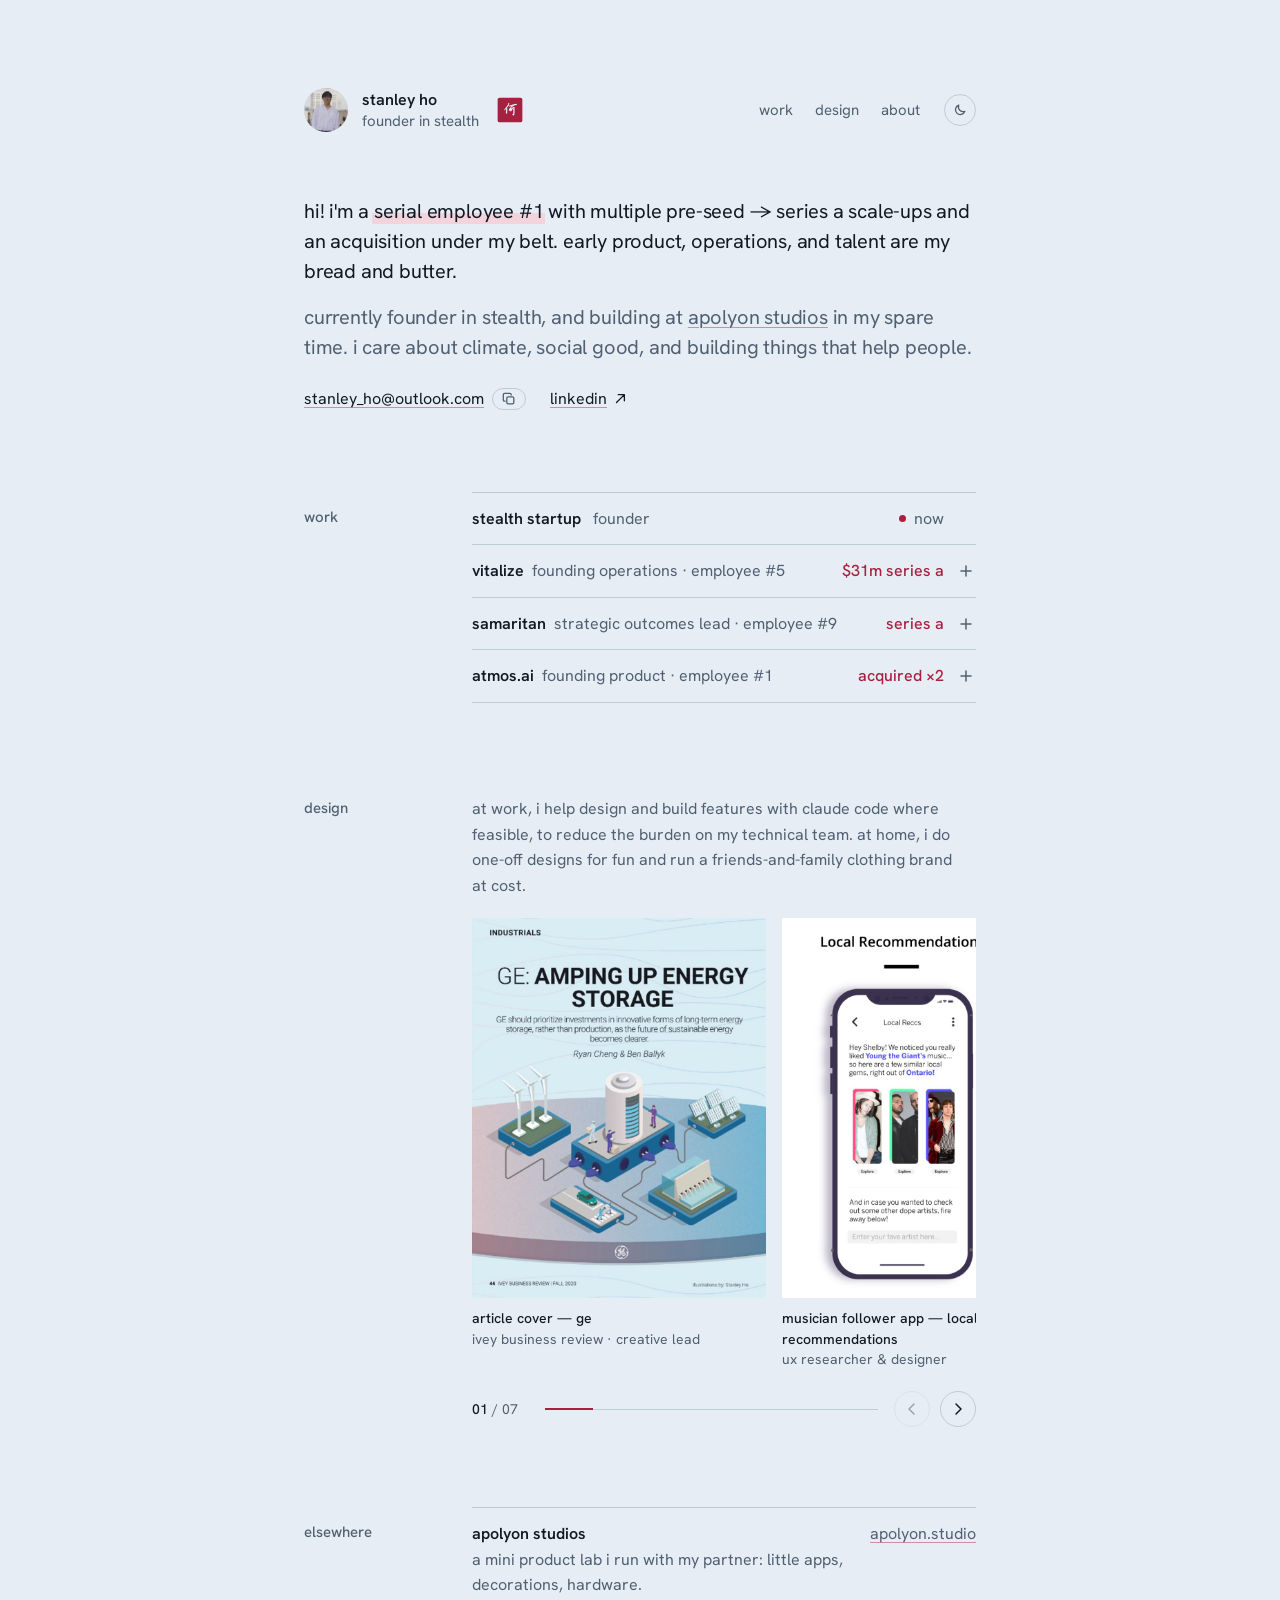
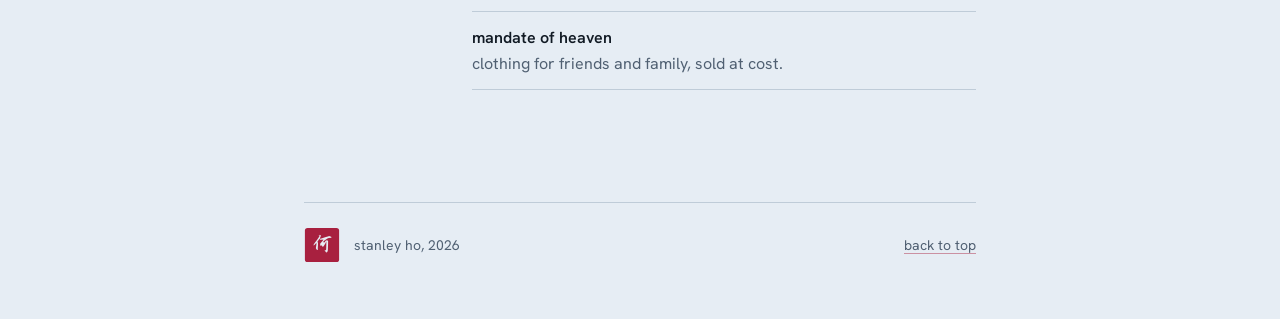
<file: index.html>
<!DOCTYPE html>
<html lang="en">
<head>
  <!-- Google Analytics -->
  <script async src="https://www.googletagmanager.com/gtag/js?id=UA-158662780-1"></script>
  <script>
    window.dataLayer = window.dataLayer || [];
    function gtag(){dataLayer.push(arguments);}
    gtag('js', new Date());
    gtag('config', 'UA-158662780-1');
  </script>

  <script>
    try { var t = localStorage.getItem('theme'); if (t === 'light' || t === 'dark') document.documentElement.dataset.theme = t; } catch (e) {}
    document.documentElement.classList.add('no-transition'); requestAnimationFrame(function () { requestAnimationFrame(function () { document.documentElement.classList.remove('no-transition'); }); });
  </script>
  <meta charset="utf-8">
  <title>stanley ho</title>
  <meta name="viewport" content="width=device-width, initial-scale=1">
  <meta name="description" content="stanley ho — early-stage operator and founder. serial employee #1 across pre-seed to series a startups.">
  <meta name="theme-color" content="#e6edf4" media="(prefers-color-scheme: light)">
  <meta name="theme-color" content="#0c131c" media="(prefers-color-scheme: dark)">
  <link rel="icon" href="assets/img/logo/seal-64.png" sizes="64x64" type="image/png">
  <link rel="apple-touch-icon" href="assets/img/logo/seal-180.png">

  <meta property="og:title" content="stanley ho">
  <meta property="og:description" content="early-stage operator and founder. serial employee #1 across pre-seed to series a startups.">
  <meta property="og:image" content="https://stanleyho.me/assets/img/og-image.png">
  <meta property="og:url" content="https://stanleyho.me">
  <meta property="og:type" content="website">
  <meta name="twitter:card" content="summary_large_image">
  <meta name="twitter:image" content="https://stanleyho.me/assets/img/og-image.png">

  <link rel="preconnect" href="https://fonts.googleapis.com">
  <link rel="preconnect" href="https://fonts.gstatic.com" crossorigin>
  <link href="https://fonts.googleapis.com/css2?family=Hanken+Grotesk:wght@400;500;600&display=swap" rel="stylesheet">
  <link href="https://fonts.googleapis.com/css2?family=Zhi+Mang+Xing&text=%E4%BD%95&display=swap" rel="stylesheet">
  <link rel="stylesheet" href="assets/css/site.css">
</head>
<body>
  <a class="skip" href="#main">Skip to content</a>
  <div class="page">

    <header class="site-header">
      <img class="avatar" src="assets/img/about/headshot.jpg" alt="" width="44" height="44">
      <div class="who"><a href="/">Stanley Ho</a><span>Founder in stealth</span></div>
      <svg class="seal mark" viewBox="0 0 40 40" aria-hidden="true"><rect x="1" y="1" width="38" height="38" rx="3" fill="currentColor"/><text x="20" y="29" text-anchor="middle" font-size="26" style="fill:var(--bg)">何</text></svg>
      <nav class="site-nav" aria-label="Primary">
        <a href="#work">Work</a>
        <a href="#design">Design</a>
        <a href="about.html">About</a>
        <button class="theme" type="button" aria-label="Switch to dark mode" title="Toggle light / dark"><svg class="icon sun" viewBox="0 0 16 16" aria-hidden="true"><circle cx="8" cy="8" r="3"/><path d="M8 1v1.5M8 13.5V15M1 8h1.5M13.5 8H15M3 3l1 1M12 12l1 1M3 13l1-1M12 4l1-1"/></svg><svg class="icon moon" viewBox="0 0 16 16" aria-hidden="true"><path d="M13.5 9.5A5.5 5.5 0 0 1 6.5 2.5a5.5 5.5 0 1 0 7 7Z"/></svg></button>
      </nav>
    </header>

    <main id="main">
      <p class="intro">hi! I'm a <mark>serial employee #1</mark> with multiple pre-seed → Series A scale-ups and an acquisition under my belt. Early product, operations, and talent are my bread and butter.</p>
      <p class="intro"><span class="quiet">Currently founder in stealth, and building at <a href="https://apolyon.studio" target="_blank" rel="noopener">Apolyon Studios</a> in my spare time. I care about climate, social good, and building things that help people.</span></p>

      <div class="reach">
        <span class="mail"><a href="mailto:stanley_ho@outlook.com">stanley_ho@outlook.com</a> <button class="copy" type="button" data-copy="stanley_ho@outlook.com" aria-label="copy email address" title="copy email"><svg class="icon i-copy" viewBox="0 0 16 16" aria-hidden="true"><rect x="5.5" y="5.5" width="8" height="8" rx="1.5"/><path d="M10.5 3.5v-.5A1.5 1.5 0 0 0 9 1.5H3A1.5 1.5 0 0 0 1.5 3v6A1.5 1.5 0 0 0 3 10.5h.5"/></svg><svg class="icon i-done" viewBox="0 0 16 16" aria-hidden="true"><path d="m3 8.5 3 3 7-7"/></svg></button></span>
        <a href="https://www.linkedin.com/in/stanleyyenho/" target="_blank" rel="noopener">LinkedIn <svg class="icon" viewBox="0 0 16 16" aria-hidden="true"><path d="M6 3h7v7M13 3 4 12"/></svg></a>
      </div>

      <section class="section" id="work" aria-labelledby="work-h">
        <h2 id="work-h">Work</h2>
        <div class="body">
          <div class="ledger">
            <div class="item now">
              <div><span class="co">Stealth startup</span> <span class="title">Founder</span></div>
              <span class="aside"><i class="live" aria-hidden="true"></i>Now</span>
            </div>

            <details class="role" id="vitalize">
              <summary>
                <span><span class="co">Vitalize</span><span class="title">Founding Operations <span class="emp"><span class="sep">· </span>Employee #5</span></span></span>
                <span class="fig">$31M Series A</span>
                <svg class="icon toggle" viewBox="0 0 12 12" aria-hidden="true"><path d="M6 1v10M1 6h10"/></svg>
              </summary>
              <div class="story">
                <p class="meta">Healthtech</p>
                <p>I joined Vitalize at barebones MVP + one customer; I helped complete our v1 product and then led end-to-end enterprise healthtech deployments at our 2nd, 3rd, 4th, 6th, 7th, and 9th customers. Was directly responsible for generating 7-figures in live ARR in under a year, landing us a $31M Series A.</p>
                <a class="out" href="https://vitalize.care" target="_blank" rel="noopener">vitalize.care <svg class="icon" viewBox="0 0 16 16" aria-hidden="true"><path d="M6 3h7v7M13 3 4 12"/></svg></a>
              </div>
            </details>

            <details class="role" id="samaritan">
              <summary>
                <span><span class="co">Samaritan</span><span class="title">Strategic Outcomes Lead <span class="emp"><span class="sep">· </span>Employee #9</span></span></span>
                <span class="fig">Series A</span>
                <svg class="icon toggle" viewBox="0 0 12 12" aria-hidden="true"><path d="M6 1v10M1 6h10"/></svg>
              </summary>
              <div class="story">
                <p class="meta">Social care</p>
                <p>At Samaritan, I saved 6 figures in salaries by automating 75% of new customer success workflows; I then raised 6-figures in charitable fundraising from foundations + HNWIs to support our users. My work extended our runway just long enough to close a private Series A and scale our team to 30+ FTEs.</p>
                <a class="out" href="https://samaritan.city" target="_blank" rel="noopener">samaritan.city <svg class="icon" viewBox="0 0 16 16" aria-hidden="true"><path d="M6 3h7v7M13 3 4 12"/></svg></a>
              </div>
            </details>

            <details class="role" id="atmos">
              <summary>
                <span><span class="co">Atmos.ai</span><span class="title">Founding Product <span class="emp"><span class="sep">· </span>Employee #1</span></span></span>
                <span class="fig">Acquired ×2</span>
                <svg class="icon toggle" viewBox="0 0 12 12" aria-hidden="true"><path d="M6 1v10M1 6h10"/></svg>
              </summary>
              <div class="story">
                <p class="meta">Climatetech</p>
                <p>I joined Atmos at zero; no product, no team, fundraising incomplete. I built the deck that got us a $2M seed round, defined our ICP and made our first sale, then built + defined our v1 product for said ICP. We were acquired by WAP Sustainability ($21M ARR), then by SLR Consulting ($600M ARR).</p>
                <a class="out" href="https://www.slrconsulting.com/" target="_blank" rel="noopener">slrconsulting.com <svg class="icon" viewBox="0 0 16 16" aria-hidden="true"><path d="M6 3h7v7M13 3 4 12"/></svg></a>
              </div>
            </details>
          </div>
        </div>
      </section>

      <section class="section" id="design" aria-labelledby="design-h">
        <h2 id="design-h">Design</h2>
        <div class="body">
          <p class="lead">At work, I help design and build features with Claude Code where feasible, to reduce the burden on my technical team. At home, I do one-off designs for fun and run a friends-and-family clothing brand at cost.</p>
          <div class="reel" aria-roledescription="carousel" aria-label="Selected design work">
            <ul class="track" tabindex="0">
            <li class="card"><button class="art" type="button" data-full="assets/img/portfolio/large/port-1.jpg" data-title="Article cover — GE" data-role="Ivey Business Review · Creative Lead" aria-label="View Article cover — GE larger"><img src="assets/img/portfolio/reel/port-1.jpg" alt="Article cover — GE" width="850" height="1100" loading="eager" decoding="async"></button><p class="cap"><b>Article cover — GE</b><span>Ivey Business Review · Creative Lead</span></p></li>
            <li class="card"><button class="art" type="button" data-full="assets/img/portfolio/large/port-22.jpg" style="--fill:#fff" data-title="Musician follower app — local recommendations" data-role="UX Researcher &amp; Designer" aria-label="View Musician follower app — local recommendations larger"><img src="assets/img/portfolio/reel/port-22.jpg" alt="Musician follower app — local recommendations" width="584" height="1100" loading="lazy" decoding="async"></button><p class="cap"><b>Musician follower app — local recommendations</b><span>UX Researcher &amp; Designer</span></p></li>
            <li class="card"><a class="art" href="https://drive.google.com/file/d/1o6-X_nhbYIaM70tofsR7CjVe9PKndJMQ/view" target="_blank" rel="noopener" aria-label="Reigning Supreme: a brand analysis (opens in Google Drive)"><img src="assets/img/portfolio/reel/port-15.jpg" alt="Reigning Supreme: a brand analysis" width="1100" height="618" loading="eager" decoding="async"><span class="ext"><svg class="icon" viewBox="0 0 16 16" aria-hidden="true"><path d="M6 3h7v7M13 3 4 12"/></svg></span></a><p class="cap"><b>Reigning Supreme: a brand analysis</b><span>Slide deck · Opens in Google Drive</span></p></li>
            <li class="card"><button class="art" type="button" data-full="assets/img/portfolio/large/port-23.jpg" data-title="Automated physio check-up prototype" data-role="UX Researcher &amp; Designer" aria-label="View Automated physio check-up prototype larger"><img src="assets/img/portfolio/reel/port-23.jpg" alt="Automated physio check-up prototype" width="1100" height="847" loading="lazy" decoding="async"></button><p class="cap"><b>Automated physio check-up prototype</b><span>UX Researcher &amp; Designer</span></p></li>
            <li class="card"><button class="art" type="button" data-full="assets/img/portfolio/large/port-8.jpg" data-title="Thank You Volunteers" data-role="Pledges for Change · Media Director" aria-label="View Thank You Volunteers larger"><img src="assets/img/portfolio/reel/port-8.jpg" alt="Thank You Volunteers" width="1100" height="1098" loading="lazy" decoding="async"></button><p class="cap"><b>Thank You Volunteers</b><span>Pledges for Change · Media Director</span></p></li>
            <li class="card"><a class="art" href="https://drive.google.com/file/d/1MTR174oIEGdz7Ad1Db15Tjcx_Pzdw1mi/view" target="_blank" rel="noopener" aria-label="Chop Value impact report (opens in Google Drive)"><img src="assets/img/portfolio/reel/port-16.jpg" alt="Chop Value impact report" width="850" height="1100" loading="lazy" decoding="async"><span class="ext"><svg class="icon" viewBox="0 0 16 16" aria-hidden="true"><path d="M6 3h7v7M13 3 4 12"/></svg></span></a><p class="cap"><b>Chop Value impact report</b><span>Report · Opens in Google Drive</span></p></li>
            <li class="card"><button class="art" type="button" data-full="assets/img/portfolio/large/port-11.jpg" data-title="Hoodie back — Sun Wukong" data-role="Mandate of Heaven · Founder &amp; Creative Director" aria-label="View Hoodie back — Sun Wukong larger"><img src="assets/img/portfolio/reel/port-11.jpg" alt="Hoodie back — Sun Wukong" width="872" height="1100" loading="lazy" decoding="async"></button><p class="cap"><b>Hoodie back — Sun Wukong</b><span>Mandate of Heaven · Founder &amp; Creative Director</span></p></li>
            </ul>
            <div class="reel-bar">
              <span class="count" aria-live="polite"><b>01</b> / 07</span>
              <span class="progress" aria-hidden="true"><i></i></span>
              <button type="button" class="nav-btn" data-reel="prev" aria-label="Previous piece"><svg class="icon" viewBox="0 0 16 16" aria-hidden="true"><path d="M10 3 5 8l5 5"/></svg></button>
              <button type="button" class="nav-btn" data-reel="next" aria-label="Next piece"><svg class="icon" viewBox="0 0 16 16" aria-hidden="true"><path d="m6 3 5 5-5 5"/></svg></button>
            </div>
          </div>
        </div>
      </section>

      <section class="section" id="elsewhere" aria-labelledby="elsewhere-h">
        <h2 id="elsewhere-h">Elsewhere</h2>
        <div class="body">
          <div class="items">
            <div class="item"><div><span class="co">Apolyon Studios</span><p>A mini product lab I run with my partner: little apps, decorations, hardware.</p></div><a class="aside" href="https://apolyon.studio" target="_blank" rel="noopener">apolyon.studio</a></div>
            <div class="item"><div><span class="co">Mandate of Heaven</span><p>Clothing for friends and family, sold at cost.</p></div></div>
          </div>
        </div>
      </section>
    </main>

    <footer class="site-footer">
      <svg class="seal" viewBox="0 0 40 40" role="img" aria-label="何 — Ho"><rect x="1" y="1" width="38" height="38" rx="3" fill="currentColor"/><text x="20" y="29" text-anchor="middle" font-size="26" style="fill:var(--bg)">何</text></svg>
      <span>Stanley Ho, 2026</span>
      <a class="top" href="#main">Back to top</a>
    </footer>
  </div>

  <dialog class="viewer" id="viewer" aria-label="Design viewer">
    <figure></figure>
    <div class="bar">
      <div class="t"><b></b><span></span></div>
      <span class="count"></span>
      <button type="button" data-prev aria-label="Previous"><svg class="icon" viewBox="0 0 16 16" aria-hidden="true"><path d="M10 3 5 8l5 5"/></svg></button>
      <button type="button" data-next aria-label="Next"><svg class="icon" viewBox="0 0 16 16" aria-hidden="true"><path d="m6 3 5 5-5 5"/></svg></button>
      <button type="button" data-close aria-label="Close"><svg class="icon" viewBox="0 0 16 16" aria-hidden="true"><path d="m4 4 8 8M12 4l-8 8"/></svg></button>
    </div>
  </dialog>

  <script src="assets/js/site.js"></script>
</body>
</html>
</file>
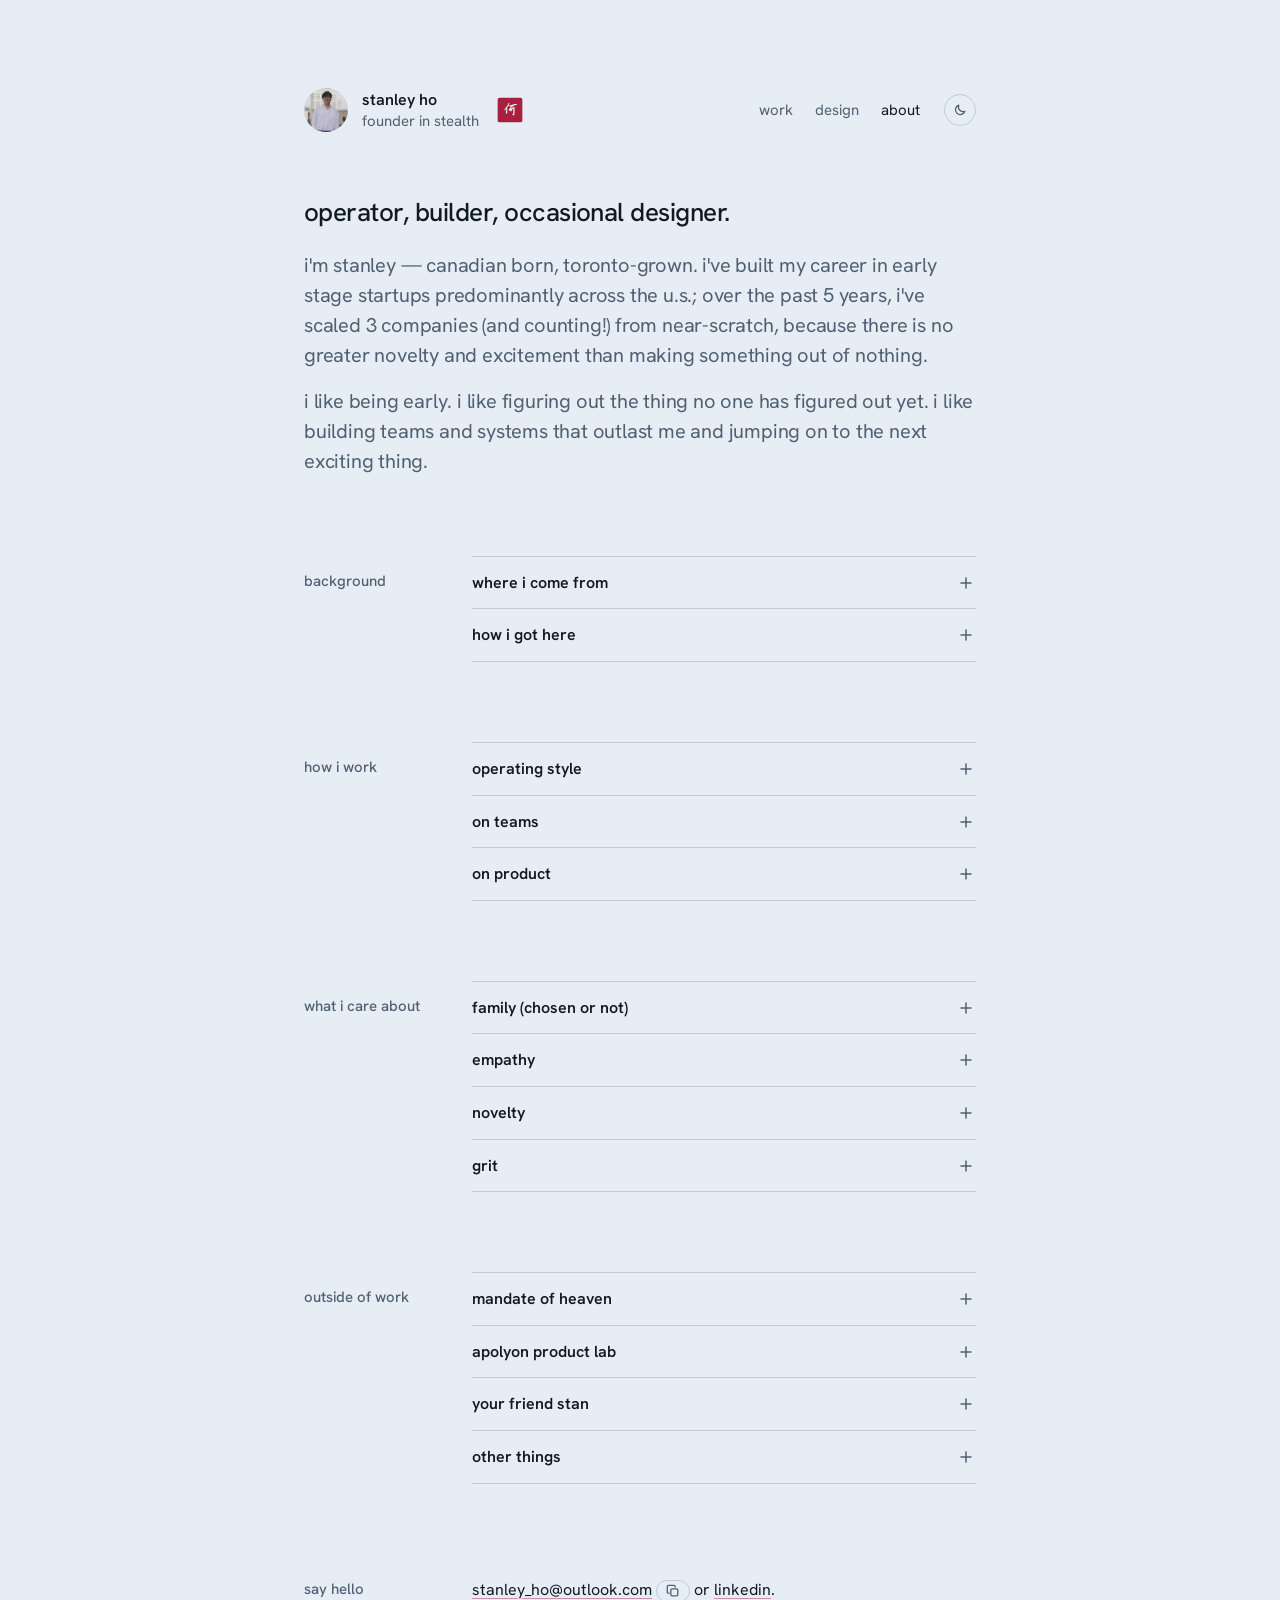
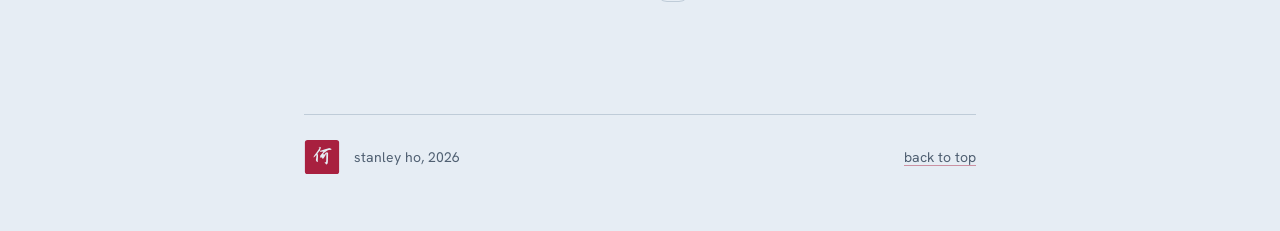
<file: about.html>
<!DOCTYPE html>
<html lang="en">
<head>
  <!-- Google Analytics -->
  <script async src="https://www.googletagmanager.com/gtag/js?id=UA-158662780-1"></script>
  <script>
    window.dataLayer = window.dataLayer || [];
    function gtag(){dataLayer.push(arguments);}
    gtag('js', new Date());
    gtag('config', 'UA-158662780-1');
  </script>

  <script>
    try { var t = localStorage.getItem('theme'); if (t === 'light' || t === 'dark') document.documentElement.dataset.theme = t; } catch (e) {}
    document.documentElement.classList.add('no-transition'); requestAnimationFrame(function () { requestAnimationFrame(function () { document.documentElement.classList.remove('no-transition'); }); });
  </script>
  <meta charset="utf-8">
  <title>about — stanley ho</title>
  <meta name="viewport" content="width=device-width, initial-scale=1">
  <meta name="description" content="about stanley ho: background, how he works, and what he cares about.">
  <meta name="theme-color" content="#e6edf4" media="(prefers-color-scheme: light)">
  <meta name="theme-color" content="#0c131c" media="(prefers-color-scheme: dark)">
  <link rel="icon" href="assets/img/logo/seal-64.png" sizes="64x64" type="image/png">
  <link rel="apple-touch-icon" href="assets/img/logo/seal-180.png">

  <meta property="og:title" content="about — stanley ho">
  <meta property="og:description" content="early-stage operator and founder. serial employee #1 across pre-seed to series a startups.">
  <meta property="og:image" content="https://stanleyho.me/assets/img/og-image.png">
  <meta property="og:url" content="https://stanleyho.me">
  <meta property="og:type" content="website">
  <meta name="twitter:card" content="summary_large_image">
  <meta name="twitter:image" content="https://stanleyho.me/assets/img/og-image.png">

  <link rel="preconnect" href="https://fonts.googleapis.com">
  <link rel="preconnect" href="https://fonts.gstatic.com" crossorigin>
  <link href="https://fonts.googleapis.com/css2?family=Hanken+Grotesk:wght@400;500;600&display=swap" rel="stylesheet">
  <link href="https://fonts.googleapis.com/css2?family=Zhi+Mang+Xing&text=%E4%BD%95&display=swap" rel="stylesheet">
  <link rel="stylesheet" href="assets/css/site.css">
</head>
<body>
  <a class="skip" href="#main">Skip to content</a>
  <div class="page">

    <header class="site-header">
      <img class="avatar" src="assets/img/about/headshot.jpg" alt="" width="44" height="44">
      <div class="who"><a href="/">Stanley Ho</a><span>Founder in stealth</span></div>
      <svg class="seal mark" viewBox="0 0 40 40" aria-hidden="true"><rect x="1" y="1" width="38" height="38" rx="3" fill="currentColor"/><text x="20" y="29" text-anchor="middle" font-size="26" style="fill:var(--bg)">何</text></svg>
      <nav class="site-nav" aria-label="Primary">
        <a href="index.html#work">Work</a>
        <a href="index.html#design">Design</a>
        <a href="about.html" aria-current="page">About</a>
        <button class="theme" type="button" aria-label="Switch to dark mode" title="Toggle light / dark"><svg class="icon sun" viewBox="0 0 16 16" aria-hidden="true"><circle cx="8" cy="8" r="3"/><path d="M8 1v1.5M8 13.5V15M1 8h1.5M13.5 8H15M3 3l1 1M12 12l1 1M3 13l1-1M12 4l1-1"/></svg><svg class="icon moon" viewBox="0 0 16 16" aria-hidden="true"><path d="M13.5 9.5A5.5 5.5 0 0 1 6.5 2.5a5.5 5.5 0 1 0 7 7Z"/></svg></button>
      </nav>
    </header>

    <main id="main">
      <h1 class="intro">Operator, builder, occasional designer.</h1>
      <p class="intro"><span class="quiet">I'm Stanley — Canadian born, Toronto-grown. I've built my career in early stage startups predominantly across the U.S.; over the past 5 years, I've scaled 3 companies (and counting!) from near-scratch, because there is no greater novelty and excitement than making something out of nothing.</span></p>
      <p class="intro"><span class="quiet">I like being early. I like figuring out the thing no one has figured out yet. I like building teams and systems that outlast me and jumping on to the next exciting thing.</span></p>

      <section class="section" aria-labelledby="bg-h">
        <h2 id="bg-h">Background</h2>
        <div class="body">
          <div class="ledger">
            <details class="role fold">
              <summary><span class="co">Where I come from</span><svg class="icon toggle" viewBox="0 0 12 12" aria-hidden="true"><path d="M6 1v10M1 6h10"/></svg></summary>
              <div class="story">
                <p>Proudly Canadian. Born to immigrants from Hong Kong and China, raised in Toronto. I learned to embrace culture and love diversity while <strong>breaking bread in the houses of childhood friends</strong>: Kenyan; Persian; Korean; Romanian; many more.</p>
                <p>Studied at the Ivey Business School, Western University, London ON. Was not going to be a doctor, and this was the other minimally acceptable career path.</p>
              </div>
            </details>
            <details class="role fold">
              <summary><span class="co">How I got here</span><svg class="icon toggle" viewBox="0 0 12 12" aria-hidden="true"><path d="M6 1v10M1 6h10"/></svg></summary>
              <div class="story">
                <p>Learned very quickly after graduating that <strong>I did not do well in bureaucratic, hierarchical environments</strong>. Barely lasted a year in consulting.</p>
                <p>I had never planned to leave Canada (I'll 100% be back), but a <strong>chance date and a bold ultimatum convinced me to move to America with her</strong> - startups ended up being the medium through which I did it, and I've loved it ever since.</p>
                <figure class="photo">
                  <img src="assets/img/about/about.jpg" alt="Stanley and his partner crouched on a lakeside lawn with their German Shepherd" width="800" height="1067" loading="lazy">
                  <figcaption>P.S. We've been together since 2020 and have a German Shepherd!</figcaption>
                </figure>
              </div>
            </details>
          </div>
        </div>
      </section>

      <section class="section" aria-labelledby="work-h">
        <h2 id="work-h">How I work</h2>
        <div class="body">
          <div class="ledger">
            <details class="role fold">
              <summary><span class="co">Operating style</span><svg class="icon toggle" viewBox="0 0 12 12" aria-hidden="true"><path d="M6 1v10M1 6h10"/></svg></summary>
              <div class="story">
                <p><strong>Extreme bias to action, high agency</strong>. I like being pointed in a direction and told to let it rip. I do not operate well under micromanagement. I work hard to keep people in the loop for important decisions, but expect trust for small things.</p>
                <p>I learn best through <strong>documenting brain dumps, then taking direct action</strong> - this lets me capture all the context (especially unwritten/implicit knowledge) a team has, then commit it to memory through practical application. It also helps me hit the ground running and generate immediate value.</p>
              </div>
            </details>
            <details class="role fold">
              <summary><span class="co">On teams</span><svg class="icon toggle" viewBox="0 0 12 12" aria-hidden="true"><path d="M6 1v10M1 6h10"/></svg></summary>
              <div class="story">
                <p><strong>I give feedback candidly but kindly</strong>, and hope for the same back. Tell me if I'm fucking up; don't be an asshole about it. I may challenge some of your feedback/assumptions; I expect you to do the same back (none of us are perfect!)</p>
                <p>No matter what I do, I will always treat you as <strong>people first, colleagues second</strong>. Yes, we work hard; life is still short, we are still human.</p>
                <p>In real life, I am a goofy goober (I swear to you. I will be serious about my work and literally nothing else LOL)</p>
              </div>
            </details>
            <details class="role fold">
              <summary><span class="co">On product</span><svg class="icon toggle" viewBox="0 0 12 12" aria-hidden="true"><path d="M6 1v10M1 6h10"/></svg></summary>
              <div class="story">
                <p>I firmly believe you cannot be a good product builder without a <strong>deep sense of empathy for others</strong>. I approach all product building first-principles, user-first. I'm not afraid to make assumptions and test things out, but if we've built a whole MVP without talking to a paying customer or even engaged user, we've done something wrong.</p>
                <p>Tactically, I try to avoid overstructure where I can (I refuse to <strong>EVER</strong> t-shirt size a ticket), but absolutely believe in finding systems that work for the long-haul even if there's some initial pain (practical ticket templates, project workflows, timelines).</p>
                <p><strong>I am pragmatic above all else</strong> - if something sucks and doesn't work, I will never keep it out of ego. <strong>Strong opinions held loosely, always</strong>.</p>
              </div>
            </details>
          </div>
        </div>
      </section>

      <section class="section" aria-labelledby="care-h">
        <h2 id="care-h">What I care about</h2>
        <div class="body">
          <div class="ledger">
            <details class="role fold">
              <summary><span class="co">Family (chosen or not)</span><svg class="icon toggle" viewBox="0 0 12 12" aria-hidden="true"><path d="M6 1v10M1 6h10"/></svg></summary>
              <div class="story">
                <p>Community is the #1 priority in my life. Nothing will ever be more important than my partner, pet, friends, and family - and I think knowing that actually makes me a better operator.</p>
              </div>
            </details>
            <details class="role fold">
              <summary><span class="co">Empathy</span><svg class="icon toggle" viewBox="0 0 12 12" aria-hidden="true"><path d="M6 1v10M1 6h10"/></svg></summary>
              <div class="story">
                <p>Life is hard enough, across any and all walks. I do not care who you are; if you need help, I am here. I naturally work the best with folks who share that philosophy.</p>
              </div>
            </details>
            <details class="role fold">
              <summary><span class="co">Novelty</span><svg class="icon toggle" viewBox="0 0 12 12" aria-hidden="true"><path d="M6 1v10M1 6h10"/></svg></summary>
              <div class="story">
                <p>I get bored very easily. I like getting good at things, being good at them for a bit, and then getting good at the next thing. I always want to sink my teeth into a new challenge.</p>
              </div>
            </details>
            <details class="role fold">
              <summary><span class="co">Grit</span><svg class="icon toggle" viewBox="0 0 12 12" aria-hidden="true"><path d="M6 1v10M1 6h10"/></svg></summary>
              <div class="story">
                <p>I didn't go to Stanford, I didn't work at McKinsey, I was shit at networking. I've built a career off of figuring it out anyways. I will always build like there is no fallback.</p>
              </div>
            </details>
          </div>
        </div>
      </section>

      <section class="section" aria-labelledby="out-h">
        <h2 id="out-h">Outside of work</h2>
        <div class="body">
          <div class="ledger">
            <details class="role fold">
              <summary><span class="co">Mandate of Heaven</span><svg class="icon toggle" viewBox="0 0 12 12" aria-hidden="true"><path d="M6 1v10M1 6h10"/></svg></summary>
              <div class="story">
                <p>I make clothing inspired by whatever I feel drawn to at a given point in my life. We've printed hoodies; t-shirts; hats, sweaters; inspired by mythology; anime; video games; modern art. All for friends and family, all sold at cost - just a creative outlet for me!</p>
              </div>
            </details>
            <details class="role fold">
              <summary><span class="co">Apolyon Product Lab</span><svg class="icon toggle" viewBox="0 0 12 12" aria-hidden="true"><path d="M6 1v10M1 6h10"/></svg></summary>
              <div class="story">
                <p>My partner and I run a mini-product lab where we make stuff for ourselves. Little apps, decorations, hardware - little bits and bobs that spark joy!</p>
                <p>Lately: We drew and framed our own prints inspired by our favorite restaurants, made an LED display to show subway arrival times, and vibe-coded a calorie-tracking app!</p>
              </div>
            </details>
            <details class="role fold">
              <summary><span class="co">Your Friend Stan</span><svg class="icon toggle" viewBox="0 0 12 12" aria-hidden="true"><path d="M6 1v10M1 6h10"/></svg></summary>
              <div class="story">
                <p>I run a small blog to write prose and wax poetic about things in my life and how I feel about them. Sometimes polished, sometimes ugly. The writing isn't meant to be professional, just candid - in the hopes that somebody connects.</p>
              </div>
            </details>
            <details class="role fold">
              <summary><span class="co">Other things</span><svg class="icon toggle" viewBox="0 0 12 12" aria-hidden="true"><path d="M6 1v10M1 6h10"/></svg></summary>
              <div class="story">
                <p>I love interior design (working on my apartment now). I play video games, guitar, and fetch (with my German Shepherd)! Love fashion, Formula 1, anime, anything between.</p>
                <p>Lately: I've been hosting a lot of dinner parties! Helping people connect and bond (as friends, unconditionally, in the most non-techy way possible) brings me a lot of joy.</p>
              </div>
            </details>
          </div>
        </div>
      </section>

      <section class="section" aria-labelledby="say-h">
        <h2 id="say-h">Say hello</h2>
        <div class="body prose">
          <p><a href="mailto:stanley_ho@outlook.com">stanley_ho@outlook.com</a> <button class="copy" type="button" data-copy="stanley_ho@outlook.com" aria-label="copy email address" title="copy email"><svg class="icon i-copy" viewBox="0 0 16 16" aria-hidden="true"><rect x="5.5" y="5.5" width="8" height="8" rx="1.5"/><path d="M10.5 3.5v-.5A1.5 1.5 0 0 0 9 1.5H3A1.5 1.5 0 0 0 1.5 3v6A1.5 1.5 0 0 0 3 10.5h.5"/></svg><svg class="icon i-done" viewBox="0 0 16 16" aria-hidden="true"><path d="m3 8.5 3 3 7-7"/></svg></button> or <a href="https://www.linkedin.com/in/stanleyyenho/" target="_blank" rel="noopener">LinkedIn</a>.</p>
        </div>
      </section>
    </main>

    <footer class="site-footer">
      <svg class="seal" viewBox="0 0 40 40" role="img" aria-label="何 — Ho"><rect x="1" y="1" width="38" height="38" rx="3" fill="currentColor"/><text x="20" y="29" text-anchor="middle" font-size="26" style="fill:var(--bg)">何</text></svg>
      <span>Stanley Ho, 2026</span>
      <a class="top" href="#main">Back to top</a>
    </footer>
  </div>


  <script src="assets/js/site.js"></script>
</body>
</html>
</file>
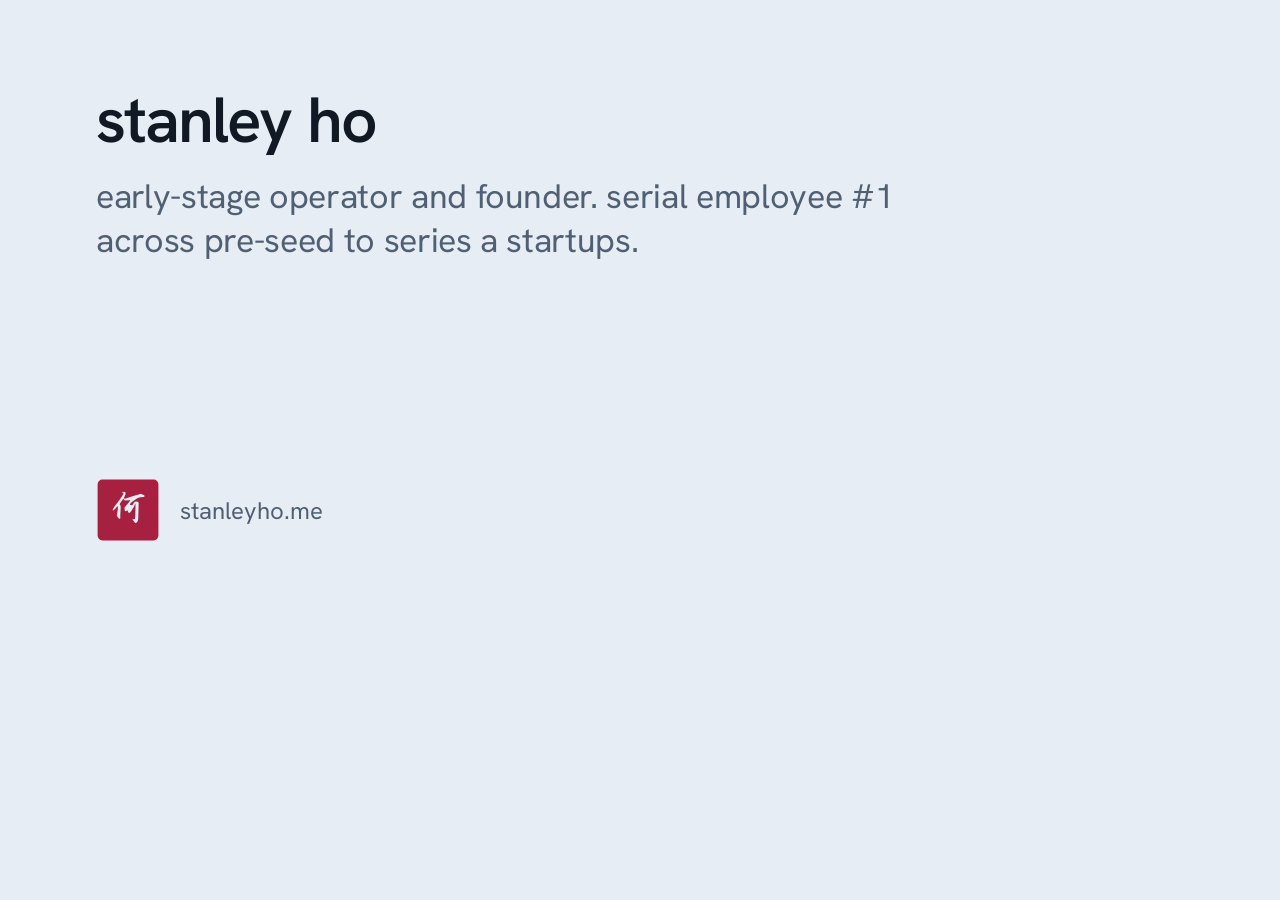
<file: og-image.html>
<!DOCTYPE html>
<html lang="en">
<head>
<meta charset="utf-8">
<title>Stanley Ho — share image</title>
<!-- Source for assets/img/og-image.png (1200x630). Render with headless Chrome at 1200x630. -->
<link href="https://fonts.googleapis.com/css2?family=Hanken+Grotesk:wght@400;500;600&display=swap" rel="stylesheet">
<link href="https://fonts.googleapis.com/css2?family=Zhi+Mang+Xing&text=%E4%BD%95&display=swap" rel="stylesheet">
<style>
  * { margin: 0; box-sizing: border-box; }
  body { text-transform: lowercase; width: 1200px; height: 630px; overflow: hidden; background: #e6edf4; color: #111a24; font-family: "Hanken Grotesk", sans-serif; padding: 88px 96px; display: flex; flex-direction: column; }
  .name { font-size: 64px; font-weight: 600; letter-spacing: -0.03em; line-height: 1; }
  .line { font-size: 34px; color: #506072; margin-top: 22px; line-height: 1.3; max-width: 900px; letter-spacing: -0.01em; }
  .foot { margin-top: auto; display: flex; align-items: center; gap: 20px; font-size: 24px; color: #506072; }
  svg { width: 64px; height: 64px; }
</style>
</head>
<body>
  <div class="name">Stanley Ho</div>
  <p class="line">Early-stage operator and founder. Serial employee #1 across pre-seed to Series A startups.</p>
  <div class="foot">
    <svg viewBox="0 0 40 40" aria-hidden="true"><rect x="1" y="1" width="38" height="38" rx="3" fill="#a8203f"/><text x="20" y="29" text-anchor="middle" font-size="26" font-family="Zhi Mang Xing, serif" fill="#e6edf4">何</text></svg>
    <span>stanleyho.me</span>
  </div>
</body>
</html>
</file>
<file: assets/css/site.css>
/* stanleyho.me — one column, gutter labels, all lowercase. one colour, crimson: the seal, outcome figures, link underlines, one highlight, the "now" dot, reel progress. */

:root {
  --bg: #e6edf4;
  --surface: #d8e1eb;
  --text: #111a24;
  --muted: #506072;
  --faint: #93a2b3;
  --rule: #bfccd8;
  --seal: #a8203f;
  --select: #f6d9e0;
  --hl: #f3d3dc;
  --scrim: rgb(230 237 244 / 0.94);

  --font: "Hanken Grotesk", ui-sans-serif, system-ui, sans-serif;
  --gutter: 136px;
  --gap: 32px;
  --page: 720px;
  --ease-out: cubic-bezier(0.16, 1, 0.3, 1);
  color-scheme: light;
}

@media (prefers-color-scheme: dark) {
  :root:not([data-theme="light"]) {
    --bg: #0c131c;
    --surface: #141e2c;
    --text: #e2e9f1;
    --muted: #8fa0b3;
    --faint: #4b5a6c;
    --rule: #253243;
    --seal: #ec6a86;
    --select: #5a1a2a;
    --hl: rgb(236 106 134 / 0.34);
    --scrim: rgb(12 19 28 / 0.95);
    color-scheme: dark;
  }
}
:root[data-theme="dark"] {
  --bg: #0c131c;
  --surface: #141e2c;
  --text: #e2e9f1;
  --muted: #8fa0b3;
  --faint: #4b5a6c;
  --rule: #253243;
  --seal: #ec6a86;
  --select: #5a1a2a;
  --hl: rgb(236 106 134 / 0.34);
  --scrim: rgb(12 19 28 / 0.95);
  color-scheme: dark;
}

*, *::before, *::after { box-sizing: border-box; }
* { margin: 0; }

html {
  -webkit-text-size-adjust: 100%;
  scroll-behavior: smooth;
  scroll-padding-top: 32px;
}

body {
  background: var(--bg);
  color: var(--text);
  font-family: var(--font);
  font-size: 16px;
  line-height: 1.6;
  font-feature-settings: "ss01";
  -webkit-font-smoothing: antialiased;
  text-rendering: optimizeLegibility;
  text-transform: lowercase;
  overflow-x: clip;
}

::selection { background: var(--select); color: var(--text); }

button { text-transform: inherit; }

.no-transition *, .no-transition *::before, .no-transition *::after { transition: none !important; }

img { display: block; max-width: 100%; }

a {
  color: inherit;
  text-decoration-line: underline;
  text-decoration-color: color-mix(in srgb, var(--seal) 45%, transparent);
  text-decoration-thickness: 1px;
  text-underline-offset: 3px;
  transition: text-decoration-color 0.2s;
}
a:hover { text-decoration-color: var(--seal); }

mark {
  color: inherit;
  background: linear-gradient(transparent 58%, var(--hl) 58%);
  padding: 0 2px;
  margin: 0 -2px;
}

:focus-visible {
  outline: 2px solid var(--seal);
  outline-offset: 3px;
  border-radius: 2px;
}

.skip {
  position: absolute;
  left: 16px;
  top: -48px;
  background: var(--text);
  color: var(--bg);
  padding: 8px 12px;
  z-index: 10;
}
.skip:focus { top: 16px; }

/* ---------- page frame ---------- */

.page {
  max-width: var(--page);
  margin: 0 auto;
  padding: 88px 24px 56px;
}

.site-header {
  display: flex;
  align-items: center;
  gap: 14px;
  margin-bottom: 64px;
}
.site-header .avatar {
  width: 44px;
  height: 44px;
  border-radius: 50%;
  object-fit: cover;
  object-position: 50% 18%;
  background: var(--surface);
}
.site-header .seal.mark { width: 26px; height: 26px; margin-left: 4px; }
@media (prefers-reduced-motion: no-preference) {
  .site-header .seal.mark { animation: stamp 0.75s var(--ease-out) 0.25s both; }
}
.site-header .who { line-height: 1.35; }
.site-header .who a { text-decoration: none; font-weight: 600; }
.site-header .who span { display: block; color: var(--muted); font-size: 15px; }
.site-nav {
  margin-left: auto;
  display: flex;
  gap: 22px;
  font-size: 15px;
}
.site-nav a { color: var(--muted); text-decoration: none; transition: color 0.2s; }
.site-nav { align-items: center; }
.site-nav a:hover, .site-nav a[aria-current="page"] { color: var(--text); }

.theme .sun { display: none; }
:root[data-theme="dark"] .theme .sun { display: block; }
:root[data-theme="dark"] .theme .moon { display: none; }
@media (prefers-color-scheme: dark) {
  :root:not([data-theme="light"]) .theme .sun { display: block; }
  :root:not([data-theme="light"]) .theme .moon { display: none; }
}

.intro {
  font-size: 20px;
  line-height: 1.5;
  letter-spacing: -0.01em;
  max-width: 34em;
  text-wrap: pretty;
}
.intro + .intro { margin-top: 16px; }
h1.intro { font-size: 26px; font-weight: 500; line-height: 1.3; letter-spacing: -0.02em; margin-bottom: 20px; }
.intro .quiet { color: var(--muted); }

.reach {
  display: flex;
  flex-wrap: wrap;
  gap: 8px 24px;
  margin-top: 24px;
  font-size: 16px;
}
.reach a { display: inline-flex; align-items: center; gap: 6px; }
.reach .mail { display: inline-flex; align-items: center; gap: 8px; }

.icon { width: 14px; height: 14px; flex: none; stroke: currentColor; fill: none; stroke-width: 1.5; stroke-linecap: round; stroke-linejoin: round; }

/* ---------- gutter-labelled sections ---------- */

.section {
  display: grid;
  grid-template-columns: var(--gutter) 1fr;
  gap: 0 var(--gap);
  margin-top: 80px;
}
.section > h2 {
  font-size: 15px;
  font-weight: 500;
  color: var(--muted);
  line-height: 1.6;
  padding-top: 13px;
}
.section > .body { min-width: 0; }
.section .lead { color: var(--muted); padding-top: 13px; margin-bottom: 20px; max-width: 34em; text-wrap: pretty; }

/* ---------- work ledger ---------- */

.ledger { border-top: 1px solid var(--rule); }

.role { border-bottom: 1px solid var(--rule); }
.role summary {
  list-style: none;
  cursor: pointer;
  display: grid;
  grid-template-columns: 1fr auto 16px;
  align-items: baseline;
  gap: 16px;
  padding: 13px 0;
}
.role summary::-webkit-details-marker { display: none; }
.role .co { font-weight: 600; }
.role .title { color: var(--muted); margin-left: 8px; }
.role .fig {
  color: var(--seal);
  font-weight: 500;
  font-variant-numeric: tabular-nums lining-nums;
  text-align: right;
  white-space: nowrap;
}
.role .toggle {
  width: 12px;
  height: 12px;
  align-self: start;
  margin-top: 7px;
  stroke: var(--muted);
  transition: transform 0.35s var(--ease-out), stroke 0.2s;
}
.role summary:hover .toggle { stroke: var(--text); }
.role[open] .toggle { transform: rotate(45deg); }

.role .story { padding: 0 0 20px; max-width: 36em; }
.role .meta { font-size: 14px; color: var(--muted); margin-bottom: 8px; font-variant-numeric: tabular-nums; }
.role .story p + p { margin-top: 12px; }
.role.fold summary { grid-template-columns: 1fr 16px; }
.role .story strong { font-weight: 600; }
.role .story .out { margin-top: 12px; display: inline-flex; align-items: center; gap: 6px; font-size: 15px; }

@supports (interpolate-size: allow-keywords) {
  .role { interpolate-size: allow-keywords; }
  .role::details-content {
    block-size: 0;
    overflow: clip;
    opacity: 0;
    transition: block-size 0.45s var(--ease-out), opacity 0.3s, content-visibility 0.45s allow-discrete;
  }
  .role[open]::details-content { block-size: auto; opacity: 1; }
}

/* ---------- design reel ---------- */

.reel {
  --reel-h: 380px;
}
.track {
  display: flex;
  gap: 16px;
  margin: 0;
  padding: 0 0 4px;
  list-style: none;
  overflow-x: auto;
  overscroll-behavior-x: contain;
  scroll-snap-type: x mandatory;
  scrollbar-width: none;
}
.track::-webkit-scrollbar { display: none; }
.track:focus-visible { outline-offset: 6px; }
.card { flex: none; display: flex; flex-direction: column; min-width: 240px; scroll-snap-align: start; }
.card .art {
  position: relative;
  display: block;
  height: var(--reel-h);
  padding: 0;
  border: 0;
  border-radius: 2px;
  overflow: hidden;
  background: var(--fill, var(--surface));
  cursor: zoom-in;
  display: flex;
  justify-content: center;
}
.card a.art { cursor: alias; }
.card .art img {
  height: 100%;
  width: auto;
  max-width: none;
  transition: transform 0.7s var(--ease-out);
}
.card .art:hover img { transform: scale(1.025); }
.card .ext {
  position: absolute;
  right: 8px;
  top: 8px;
  width: 26px;
  height: 26px;
  display: grid;
  place-items: center;
  background: var(--bg);
  color: var(--text);
  border-radius: 50%;
}
.cap { width: 0; min-width: 100%; margin-top: 10px; font-size: 14px; line-height: 1.45; }
.cap b { display: block; font-weight: 500; }
.cap span { color: var(--muted); }

.reel-bar {
  display: flex;
  align-items: center;
  gap: 10px;
  margin: 18px 0 0;
  font-size: 14px;
}
.reel-bar .count { color: var(--muted); font-variant-numeric: tabular-nums; min-width: 4.5em; }
.reel-bar .count b { color: var(--text); font-weight: 500; }
.progress { position: relative; flex: 1; height: 1px; background: var(--rule); margin-right: 6px; }
.progress i {
  position: absolute;
  left: 0;
  top: -0.5px;
  height: 2px;
  width: var(--p, 14.3%);
  background: var(--seal);
  transition: width 0.4s var(--ease-out);
}

/* ---------- viewer ---------- */

.viewer {
  border: 0;
  padding: 0;
  max-width: none;
  max-height: none;
  width: 100vw;
  height: 100dvh;
  background: var(--scrim);
  color: var(--text);
}
.viewer::backdrop { background: transparent; }
.viewer[open] { display: grid; grid-template-rows: 1fr auto; animation: viewer-in 0.35s var(--ease-out); }
.viewer figure { display: grid; place-items: center; padding: 32px 72px 0; min-height: 0; }
.viewer img {
  max-width: 100%;
  max-height: calc(100dvh - 120px);
  object-fit: contain;
  box-shadow: 0 2px 6px rgb(0 0 0 / 0.08), 0 24px 48px -16px rgb(0 0 0 / 0.25);
}
.viewer .bar {
  display: flex;
  align-items: center;
  gap: 16px;
  padding: 20px 24px 24px;
  font-size: 15px;
  max-width: var(--page);
  width: 100%;
  margin: 0 auto;
}
.viewer .bar .t { flex: 1; min-width: 0; }
.viewer .bar .t b { font-weight: 500; }
.viewer .bar .t span { color: var(--muted); }
.viewer .count { color: var(--muted); font-variant-numeric: tabular-nums; }
.viewer button, .nav-btn, .theme {
  font: inherit;
  width: 36px;
  height: 36px;
  display: grid;
  place-items: center;
  background: none;
  border: 1px solid var(--rule);
  border-radius: 50%;
  color: var(--text);
  cursor: pointer;
  transition: background 0.2s, border-color 0.2s;
}
.viewer button:hover, .nav-btn:hover, .theme:hover { background: var(--surface); border-color: var(--faint); }
.viewer button .icon, .nav-btn .icon { width: 16px; height: 16px; }
.nav-btn:disabled { opacity: 0.35; cursor: default; background: none; border-color: var(--rule); }
.theme { width: 32px; height: 32px; margin-left: 2px; color: var(--muted); }
.theme:hover { color: var(--text); }
@keyframes viewer-in { from { opacity: 0; } }
.viewer img.swap { animation: img-in 0.4s var(--ease-out); }
@keyframes img-in { from { opacity: 0; transform: scale(0.985); } }

/* ---------- plain lists (elsewhere, about) ---------- */

.items { border-top: 1px solid var(--rule); }
.item {
  display: grid;
  grid-template-columns: 1fr auto;
  gap: 16px;
  padding: 13px 0;
  border-bottom: 1px solid var(--rule);
}
.item .co { font-weight: 600; }
.item p { color: var(--muted); }
.item .aside { color: var(--muted); white-space: nowrap; }
.item.now { grid-template-columns: 1fr auto 16px; }
.item.now .title { color: var(--muted); margin-left: 8px; }
.item.now .aside { grid-column: 2; display: inline-flex; align-items: center; gap: 8px; }
.live { width: 7px; height: 7px; border-radius: 50%; background: var(--seal); }

.prose { max-width: 34em; }
.prose h3 { font-size: 16px; font-weight: 600; margin-top: 32px; }
.prose h3:first-child, .prose > p:first-child { margin-top: 13px; }
.prose p { margin-top: 8px; text-wrap: pretty; }
.prose p + p { margin-top: 12px; }
.prose strong { font-weight: 600; }

.photo { margin: 24px 0 8px; }
.photo img {
  width: 100%;
  height: auto;
  aspect-ratio: 16 / 10;
  object-fit: cover;
  object-position: 50% 84%;
  border-radius: 2px;
  background: var(--surface);
}
.photo figcaption { font-size: 14px; color: var(--muted); padding-top: 10px; }

/* ---------- copy email ---------- */

.copy {
  font: inherit;
  font-size: 14px;
  color: var(--muted);
  background: none;
  border: 1px solid var(--rule);
  border-radius: 999px;
  padding: 3px 9px;
  display: inline-flex;
  align-items: center;
  vertical-align: middle;
  cursor: pointer;
  transition: color 0.2s, border-color 0.2s;
}
.copy:hover { color: var(--text); border-color: var(--faint); }
.copy[data-state="done"] { color: var(--text); border-color: var(--faint); }
.copy .i-done { display: none; }
.copy[data-state="done"] .i-copy { display: none; }
.copy[data-state="done"] .i-done { display: block; }

/* ---------- footer + seal ---------- */

.site-footer {
  display: flex;
  align-items: center;
  gap: 14px;
  margin-top: 112px;
  padding-top: 24px;
  border-top: 1px solid var(--rule);
  font-size: 14px;
  color: var(--muted);
}
.site-footer a { color: var(--muted); }
.site-footer .top { margin-left: auto; }

.seal { width: 36px; height: 36px; flex: none; color: var(--seal); }
.seal text { font-family: "Zhi Mang Xing", "Songti SC", "STSong", serif; font-weight: 400; }
@keyframes stamp {
  0% { transform: scale(1.35) rotate(-6deg); opacity: 0; }
  55% { transform: scale(0.96) rotate(1deg); opacity: 1; }
  100% { transform: scale(1) rotate(0); opacity: 1; }
}

@media (prefers-reduced-motion: reduce) {
  html { scroll-behavior: auto; }
  *, *::before, *::after { animation: none !important; transition: none !important; }
}

/* ---------- small screens ---------- */

@media (max-width: 720px) {
  .page { padding: 40px 16px 40px; }
  .site-header { flex-wrap: wrap; margin-bottom: 40px; }
  .site-nav { width: 100%; margin-left: 0; gap: 20px; padding-top: 4px; }
  .intro { font-size: 18px; }
  h1.intro { font-size: 23px; }
  .section { grid-template-columns: 1fr; margin-top: 56px; }
  .section > h2 { padding-top: 0; padding-bottom: 12px; font-size: 20px; font-weight: 600; color: var(--text); letter-spacing: -0.01em; }
  .role .title { display: block; margin-left: 0; font-size: 15px; }
  .role .emp { display: block; }
  .role .emp .sep { display: none; }
  .reel { --reel-h: 300px; }
  .card { min-width: 200px; }
  .track { gap: 12px; }
  .site-nav .theme { margin-left: auto; }
  .viewer figure { padding: 16px 16px 0; }
  .viewer .bar { padding: 16px; gap: 10px; }
  .item { grid-template-columns: 1fr; gap: 2px; }
}
.role .emp { white-space: nowrap; }
</file>
